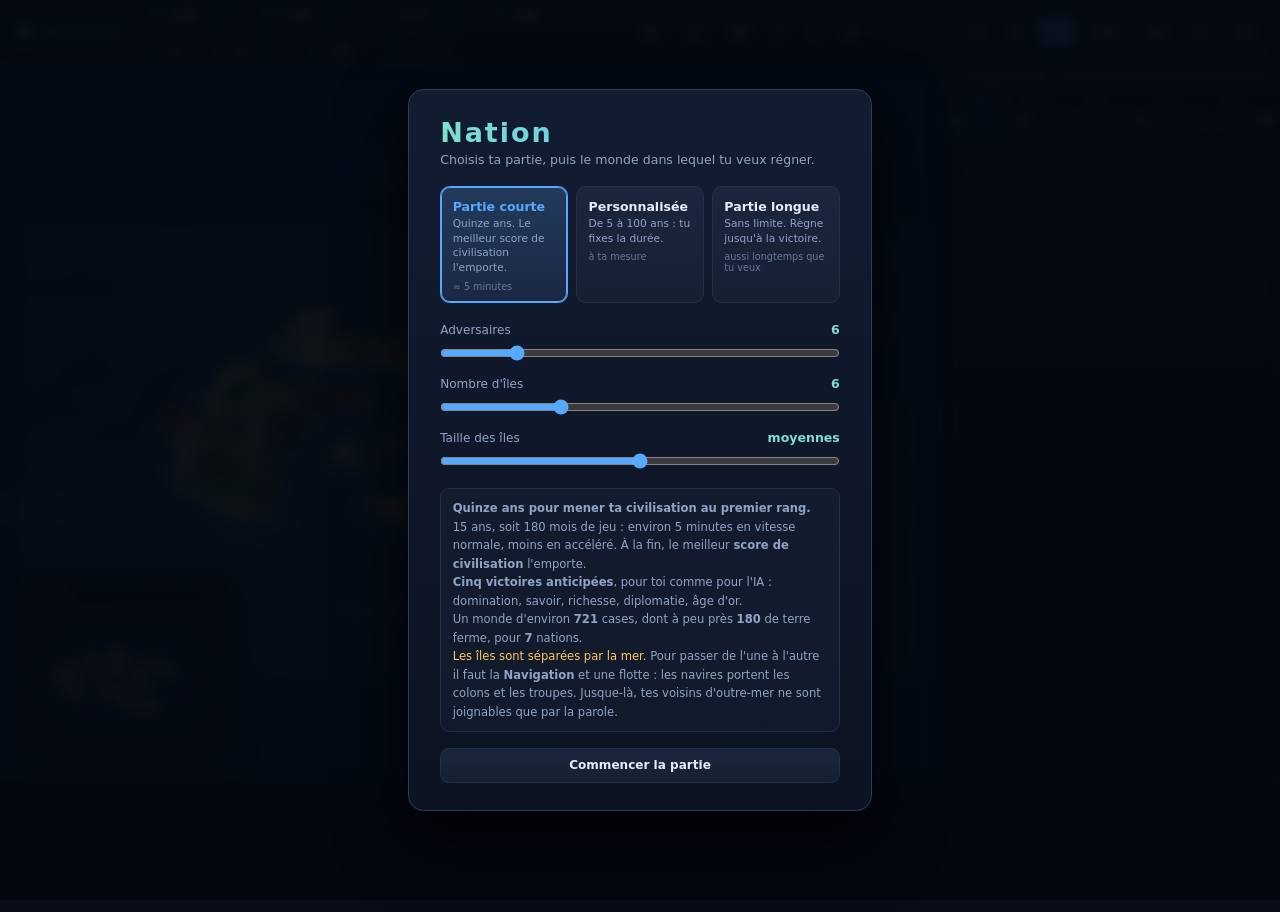
<file: index.html>
<!doctype html>
<html lang="fr">
<head>
<meta charset="utf-8">
<meta name="viewport" content="width=device-width, initial-scale=1">
<title>Nation — Gestion de pays</title>
<link rel="stylesheet" href="style.css">
</head>
<body>

<div id="topbar">
  <div class="brand">🌍 NATION</div>
  <div class="res" id="resBar"></div>
  <div class="outils">
    <button id="btnSave" class="spd" title="Sauvegarder la partie"></button>
    <button id="btnLoad" class="spd" title="Charger la dernière sauvegarde"></button>
    <button id="btnNew" class="spd" title="Nouvelle partie"></button>
    <button id="btnAide" class="spd aide" title="Règles du jeu (H)">?</button>
    <button id="btnTuto" class="spd aide" title="Tutoriel">🎓</button>
    <button id="btnSon" class="spd aide" title="Sons">🔊</button>
  </div>
  <div class="timectl">
    <span id="dateLabel">Jan 1900</span>
    <button id="btnFit" class="spd" title="Voir tout le monde (F)"></button>
    <button id="btnCenter" class="spd" title="Recentrer sur ta capitale (C)"></button>
    <button id="btnPause" class="spd" title="Pause / reprise (Espace)"></button>
    <button class="spd" data-speed="0.5">0,5x</button>
    <button class="spd" data-speed="1">1x</button>
    <button class="spd" data-speed="2">2x</button>
    <button class="spd" data-speed="4">4x</button>
  </div>
</div>

<div id="main">
  <canvas id="map"></canvas>
  <div id="mini">
    <div class="minitete"><span>Monde</span><button id="miniToggle" title="Masquer (M)">−</button></div>
    <canvas id="minicv" width="230" height="170"></canvas>
  </div>
  <div id="hsplit" class="split" title="Glisse pour redimensionner · double-clic pour replier"></div>

  <div id="side">
    <div class="tabs">
      <button class="tab active" data-tab="province">🗺️<br>Province</button>
      <button class="tab" data-tab="pays">🏛️<br>Pays</button>
      <button class="tab" data-tab="tech">🔬<br>Recherche</button>
      <button class="tab" data-tab="diplo">🤝<br>Diplomatie</button>
      <button class="tab" data-tab="armee">⚔️<br>Armée</button>
      <button class="tab" data-tab="chat" id="tabChat">💬<br>Messages</button>
    </div>
    <div class="panel" id="tab-province"></div>
    <div class="panel hidden" id="tab-pays"></div>
    <div class="panel hidden" id="tab-tech"></div>
    <div class="panel hidden" id="tab-diplo"></div>
    <div class="panel hidden" id="tab-armee"></div>
    <div class="panel hidden" id="tab-chat"></div>
  </div>
</div>

<div id="vsplit" class="split" title="Glisse pour redimensionner · double-clic pour replier"></div>
<div id="log"></div>

<div id="combat" class="hidden">
  <div class="combattete">
    <div>
      <b id="combatTitre"></b>
      <div class="muted" id="combatLieu"></div>
    </div>
    <span class="combatfile" id="combatFile"></span>
    <button id="combatGrand" title="Agrandir / réduire">⤢</button>
    <button id="combatX" title="Fermer">×</button>
  </div>
  <canvas id="combatcv" width="260" height="150"></canvas>
</div>

<div id="tip" class="hidden"></div>

<div id="aide" class="hidden">
  <div class="aidebox">
    <button id="aideFermer" class="aideX" title="Fermer (Échap)">×</button>
    <div id="aideTexte"></div>
  </div>
</div>

<div id="accueil" class="hidden">
  <div class="accbox">
    <h1>Nation</h1>
    <p class="accsous">Choisis ta partie, puis le monde dans lequel tu veux régner.</p>

    <div class="accmodes">
      <button class="accmode actif" data-mode="courte">
        <b>Partie courte</b>
        <span>Quinze ans. Le meilleur score de civilisation l'emporte.</span>
        <i>≈ 5 minutes</i>
      </button>
      <button class="accmode" data-mode="perso">
        <b>Personnalisée</b>
        <span>De 5 à 100 ans : tu fixes la durée.</span>
        <i>à ta mesure</i>
      </button>
      <button class="accmode" data-mode="longue">
        <b>Partie longue</b>
        <span>Sans limite. Règne jusqu'à la victoire.</span>
        <i>aussi longtemps que tu veux</i>
      </button>
    </div>

    <label class="accchamp hidden" id="champDuree"><span>Durée de la partie</span><b id="vDuree">30 ans</b>
      <input class="slider" type="range" id="sDuree" min="5" max="100" value="30"></label>

    <label class="accchamp"><span>Adversaires</span><b id="vAdv">6</b>
      <input class="slider" type="range" id="sAdv" min="1" max="29" value="6"></label>

    <label class="accchamp"><span>Nombre d'îles</span><b id="vIles">6</b>
      <input class="slider" type="range" id="sIles" min="1" max="18" value="6"></label>

    <label class="accchamp"><span>Taille des îles</span><b id="vTaille">moyennes</b>
      <input class="slider" type="range" id="sTaille" min="0" max="4" value="2"></label>

    <p class="accapercu" id="accApercu"></p>
    <div class="accboutons">
      <button class="btn" id="accJouer">Commencer la partie</button>
      <button class="btn" id="accCharger">Reprendre la sauvegarde</button>
    </div>
  </div>
</div>

<div id="intro" class="hidden"><canvas id="introcv"></canvas><div id="introTexte"></div><button id="introPasser">Passer ▸</button></div>
<div id="chargement"><div class="spin"></div><p>Sculpture du relief…</p></div>
<div id="modal" class="hidden"><div class="modalbox"><h2 id="modalTitle"></h2><p id="modalBody"></p><button id="modalOk">OK</button></div></div>

<!-- SDK de plateforme : facultatif, le jeu fonctionne sans -->
<script src="https://sdk.crazygames.com/crazygames-sdk-v3.js"></script>
<script src="sdk.js"></script>
<script src="son.js"></script>
<script src="icons.js"></script>
<script src="diplomatie.js"></script>
<script src="ia.js"></script>
<script src="ia-gestion.js"></script>
<script src="ia-oral.js"></script>
<script src="negociation.js"></script>
<script src="conseil.js"></script>
<script src="marine.js"></script>
<script src="courrier.js"></script>
<script src="alliance.js"></script>
<script src="bataille-ecran.js"></script>
<script src="composeur.js"></script>
<script src="relief.js"></script>
<script src="render.js"></script>
<script src="game.js"></script>
<script src="armees.js"></script>
<script src="debut.js"></script>
<script src="victoire.js"></script>
<script src="intro-musique.js"></script>
<script src="intro.js"></script>
<script src="tutoriel.js"></script>
</body>
</html>
</file>
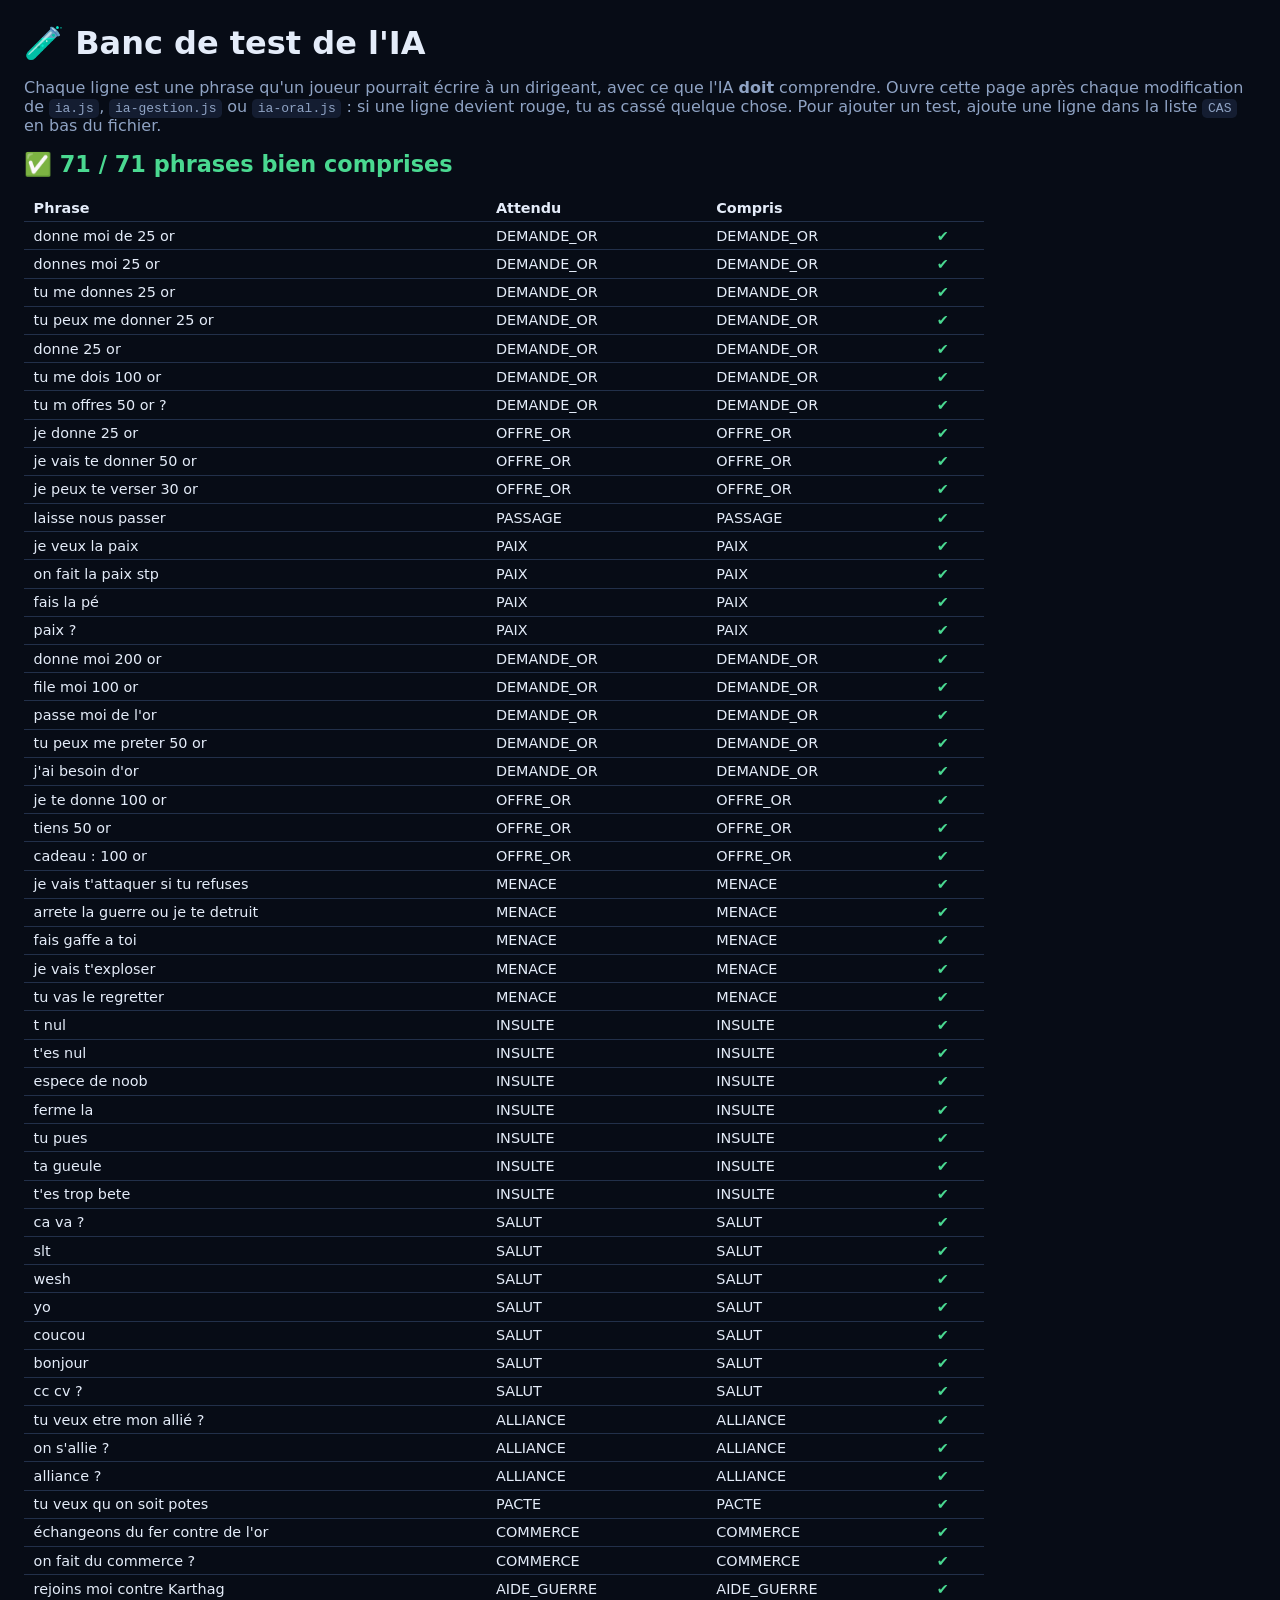
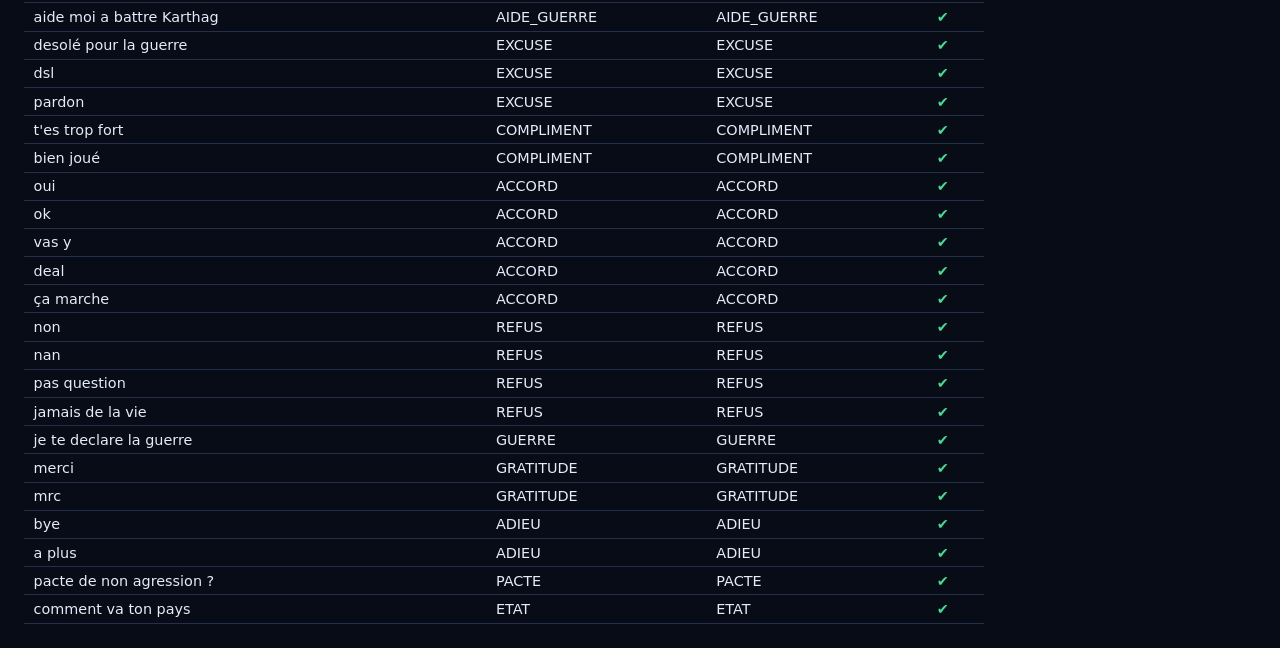
<file: tests/banc-ia.html>
<!doctype html>
<html lang="fr">
<head>
<meta charset="utf-8">
<meta name="viewport" content="width=device-width, initial-scale=1">
<title>Banc de test de l'IA</title>
<style>
  body{font-family:system-ui,sans-serif;background:#070c16;color:#e4ecf9;margin:0;padding:1.5rem}
  h1{margin:0 0 .25rem} p{color:#8fa3c4}
  #score{font-size:1.4rem;font-weight:800;margin:1rem 0}
  table{border-collapse:collapse;width:100%;max-width:60rem}
  td,th{padding:.35rem .6rem;border-bottom:1px solid #22304a;text-align:left;font-size:.9rem}
  .ok{color:#4ad991} .ko{color:#ff6f6f;font-weight:700}
  code{background:#141d31;padding:.1rem .35rem;border-radius:.3rem}
</style>
</head>
<body>
<h1>🧪 Banc de test de l'IA</h1>
<p>Chaque ligne est une phrase qu'un joueur pourrait écrire à un dirigeant, avec ce que l'IA <b>doit</b> comprendre.
Ouvre cette page après chaque modification de <code>ia.js</code>, <code>ia-gestion.js</code> ou <code>ia-oral.js</code> :
si une ligne devient rouge, tu as cassé quelque chose. Pour ajouter un test, ajoute une ligne dans la liste <code>CAS</code> en bas du fichier.</p>
<div id="score"></div>
<table><thead><tr><th>Phrase</th><th>Attendu</th><th>Compris</th><th></th></tr></thead><tbody id="lignes"></tbody></table>

<script>
  // un monde minuscule : l'IA a seulement besoin de connaître le nom d'une nation
  var S = {nations: [{nom:'Karthag', id:2}], tiles: new Map(), mois: 0};
</script>
<script src="../icons.js"></script>
<script src="../diplomatie.js"></script>
<script src="../ia.js"></script>
<script src="../ia-gestion.js"></script>
<script src="../ia-oral.js"></script>
<script src="../negociation.js"></script>
<script>
var CAS = [ ["donne moi de 25 or","DEMANDE_OR"],["donnes moi 25 or","DEMANDE_OR"],["tu me donnes 25 or","DEMANDE_OR"],["tu peux me donner 25 or","DEMANDE_OR"],["donne 25 or","DEMANDE_OR"],["tu me dois 100 or","DEMANDE_OR"],["tu m offres 50 or ?","DEMANDE_OR"],["je donne 25 or","OFFRE_OR"],["je vais te donner 50 or","OFFRE_OR"],["je peux te verser 30 or","OFFRE_OR"],["laisse nous passer","PASSAGE"],

 ["je veux la paix","PAIX"],["on fait la paix stp","PAIX"],["fais la pé","PAIX"],["paix ?","PAIX"],
 ["donne moi 200 or","DEMANDE_OR"],["file moi 100 or","DEMANDE_OR"],["passe moi de l'or","DEMANDE_OR"],["tu peux me preter 50 or","DEMANDE_OR"],["j'ai besoin d'or","DEMANDE_OR"],
 ["je te donne 100 or","OFFRE_OR"],["tiens 50 or","OFFRE_OR"],["cadeau : 100 or","OFFRE_OR"],
 ["je vais t'attaquer si tu refuses","MENACE"],["arrete la guerre ou je te detruit","MENACE"],["fais gaffe a toi","MENACE"],["je vais t'exploser","MENACE"],["tu vas le regretter","MENACE"],
 ["t nul","INSULTE"],["t'es nul","INSULTE"],["espece de noob","INSULTE"],["ferme la","INSULTE"],["tu pues","INSULTE"],["ta gueule","INSULTE"],["t'es trop bete","INSULTE"],
 ["ca va ?","SALUT"],["slt","SALUT"],["wesh","SALUT"],["yo","SALUT"],["coucou","SALUT"],["bonjour","SALUT"],["cc cv ?","SALUT"],
 ["tu veux etre mon allié ?","ALLIANCE"],["on s'allie ?","ALLIANCE"],["alliance ?","ALLIANCE"],["tu veux qu on soit potes","PACTE"],
 ["échangeons du fer contre de l'or","COMMERCE"],["on fait du commerce ?","COMMERCE"],
 ["rejoins moi contre Karthag","AIDE_GUERRE"],["aide moi a battre Karthag","AIDE_GUERRE"],
 ["desolé pour la guerre","EXCUSE"],["dsl","EXCUSE"],["pardon","EXCUSE"],
 ["t'es trop fort","COMPLIMENT"],["bien joué","COMPLIMENT"],
 ["oui","ACCORD"],["ok","ACCORD"],["vas y","ACCORD"],["deal","ACCORD"],["ça marche","ACCORD"],
 ["non","REFUS"],["nan","REFUS"],["pas question","REFUS"],["jamais de la vie","REFUS"],
 ["je te declare la guerre","GUERRE"],
 ["merci","GRATITUDE"],["mrc","GRATITUDE"],["bye","ADIEU"],["a plus","ADIEU"],
 ["pacte de non agression ?","PACTE"],
 ["comment va ton pays","ETAT"],
];
var ok = 0, h = '';
for (var c of CAS) {
  var r = comprendre(c[0], {}, 'diplo');
  var compris = r.score >= 0.35 || r.regle;
  var bon = r.acte === c[1] && compris;
  if (bon) ok++;
  h += '<tr><td>' + c[0] + '</td><td>' + c[1] + '</td><td>' + (compris ? r.acte : '(incompris)') + '</td>'
     + '<td class="' + (bon ? 'ok">✔' : 'ko">✘') + '</td></tr>';
}
document.getElementById('lignes').innerHTML = h;
var s = document.getElementById('score');
s.textContent = (ok === CAS.length ? '✅ ' : '❌ ') + ok + ' / ' + CAS.length + ' phrases bien comprises';
s.className = ok === CAS.length ? 'ok' : 'ko';
</script>
</body>
</html>
</file>
<file: style.css>
/* ===== NATION — interface ===== */
:root{
  --bg:#070c16; --bg2:#0e1524; --bg3:#141d31; --line:#22304a; --line2:#2d3d5c;
  --txt:#e4ecf9; --dim:#8fa3c4; --dim2:#64789a;
  --acc:#57a9ff; --acc2:#7ee0d0; --good:#4ad991; --bad:#ff6f6f; --warn:#ffc861;
}
:root{ --dim2:#64789a; --warn:#ffc861;
  --sideW:372px; --sideH:0px; --logH:104px; --topH:56px; --poignee:0.4375rem; }

/* ===== poignées de redimensionnement ===== */
.split{background:#0b1220;position:relative;flex:none;transition:background .15s}
.split::after{content:"";position:absolute;background:#2b3a55;border-radius:0.1875rem;
  transition:background .15s}
#hsplit{width:var(--poignee);cursor:ew-resize;border-left:1px solid var(--line)}
#hsplit::after{left:0.0625rem;top:50%;width:0.1875rem;height:2.625rem;margin-top:-1.3125rem}
#vsplit{height:var(--poignee);cursor:ns-resize;border-top:1px solid var(--line)}
#vsplit::after{top:0.0625rem;left:50%;height:0.1875rem;width:2.625rem;margin-left:-1.3125rem}
.split:hover{background:#16233a}
.split:hover::after,.split.actif::after{background:var(--acc)}
.split.actif{background:#16233a}
body.resizing{cursor:inherit;user-select:none}
*{box-sizing:border-box}
/* ÉCHELLE FLUIDE — toute l'interface est exprimée en rem : en changeant cette
   seule valeur, la fenêtre d'un téléphone comme celle d'un téléviseur reçoivent
   la même interface, à l'échelle. vmin domine (c'est la petite dimension qui
   contraint), vmax apporte un peu d'ampleur sur les très grands écrans. */
html{font-size:clamp(9px, calc(6px + 0.68vmin + 0.26vmax), 22px)}
html,body{margin:0;height:100%;overflow:hidden;background:var(--bg);color:var(--txt);
  font-family:"Segoe UI",system-ui,-apple-system,sans-serif;
  -webkit-font-smoothing:antialiased}
body{font-size:0.875rem}
button{font-family:inherit;cursor:pointer;color:inherit}
::-webkit-scrollbar{width:0.5625rem}
::-webkit-scrollbar-thumb{background:#243349;border-radius:0.5625rem}
::-webkit-scrollbar-track{background:transparent}

/* --- icônes SVG --- */
.ic{width:1.0625rem;height:1.0625rem;vertical-align:-0.21875rem;flex:none}
.ic.mini{width:0.8125rem;height:0.8125rem;vertical-align:-0.125rem;margin-right:0.0625rem}
.ic.big{width:1.375rem;height:1.375rem;vertical-align:-0.3125rem}

/* ===== barre supérieure ===== */
#topbar{min-height:3.5rem;display:flex;flex-wrap:wrap;align-items:center;gap:1.125rem;padding:0 1rem;
  background:linear-gradient(180deg,#131d31,#0d1524);
  border-bottom:1px solid var(--line);box-shadow:0 2px 14px #0007;position:relative;z-index:10}
.brand{font-weight:800;letter-spacing:0.15625rem;font-size:0.9375rem;
  background:linear-gradient(90deg,#7ee0d0,#57a9ff);-webkit-background-clip:text;
  -webkit-text-fill-color:transparent;white-space:nowrap;flex:0 1 auto;overflow:hidden}

.res{display:flex;gap:0.5625rem;flex:1 1 14rem;flex-wrap:wrap;align-items:center}
.res span{display:flex;align-items:center;gap:0.375rem;font-size:0.8125rem;white-space:nowrap;
  background:#16213688;border:1px solid #223049;border-radius:1.375rem;padding:0.3125rem 0.75rem;
  transition:border-color .15s,background .15s}
.res span:hover{border-color:var(--line2);background:#1b2842}
.res .ic{color:var(--acc2);opacity:.9}
.res b{font-weight:700;font-variant-numeric:tabular-nums}
.delta{font-size:max(9px,0.6875rem);font-style:normal;color:var(--dim);font-variant-numeric:tabular-nums}

.timectl{display:flex;align-items:center;gap:0.375rem}
#dateLabel{font-size:0.8125rem;color:var(--dim);min-width:4.625rem;text-align:right;
  font-variant-numeric:tabular-nums}
.spd{background:#1a2437;border:1px solid var(--line);border-radius:0.4375rem;
  padding:0.375rem 0.6875rem;font-size:0.75rem;font-weight:600;transition:.15s}
.spd:hover{border-color:var(--acc);color:#fff}
.spd.on{background:linear-gradient(180deg,#5cb0ff,#3d8ce0);color:#04101f;border-color:#6bb8ff;
  box-shadow:0 0 12px #57a9ff55}

/* ===== corps ===== */
#main{display:flex;height:calc(100% - var(--topH) - var(--poignee) - var(--logH))}
/* min-width:0 — sans cela, le canvas (élément remplacé) refuse de passer
   sous sa largeur intrinsèque et bloque l'agrandissement du panneau */
#map{flex:1;min-width:0;display:block;cursor:grab}
#map.drag{cursor:grabbing}

#side{width:var(--sideW);min-width:0;overflow:hidden;background:linear-gradient(180deg,#101829,#0c1322);
  border-left:1px solid var(--line);display:flex;flex-direction:column;
  box-shadow:-4px 0 20px #0006;z-index:5}
.tabs{display:flex;background:#0c1322;border-bottom:1px solid var(--line)}
.tab{background:none;border:none;color:var(--dim2);padding:0.5625rem 0.125rem 0.5rem;
  font-size:max(9px,0.65625rem);line-height:1.7;letter-spacing:0.01875rem;transition:.15s;border-bottom:2px solid transparent}
.tab:hover{color:var(--txt);background:#ffffff08}
.tab.active{color:var(--acc);border-bottom-color:var(--acc);background:#57a9ff12}
.panel{flex:1;overflow-y:auto;padding:0.875rem}
.hidden{display:none !important}

h3{margin:0 0 0.5625rem;font-size:max(9px,0.6875rem);color:var(--acc2);text-transform:uppercase;
  letter-spacing:0.0875rem;font-weight:700;display:flex;align-items:center;gap:0.4375rem}
h3::after{content:"";flex:1;height:0.0625rem;background:linear-gradient(90deg,var(--line),transparent)}
.row{display:flex;justify-content:space-between;align-items:center;gap:0.5rem;
  padding:0.375rem 0;border-bottom:1px solid #182236;font-size:0.8125rem}
.row>span:first-child{color:var(--dim)}
.row>span:last-child{color:#fff;font-weight:600;font-variant-numeric:tabular-nums}
.muted{color:var(--dim);font-size:0.75rem;line-height:1.55}

/* ===== boutons ===== */
.btn{display:block;width:100%;margin:0.375rem 0;padding:0.625rem 0.75rem;text-align:left;
  background:linear-gradient(180deg,#1b263d,#162033);border:1px solid var(--line);
  border-radius:0.5625rem;font-size:0.78125rem;transition:.14s;position:relative}
.btn:hover:not(:disabled){background:linear-gradient(180deg,#223a5c,#1b2843);
  border-color:var(--acc);transform:translateY(-0.0625rem);box-shadow:0 4px 14px #0006}
.btn:active:not(:disabled){transform:translateY(0)}
.btn:disabled{opacity:.4;cursor:not-allowed}
.btn .cost{float:right;color:var(--dim);font-size:max(9px,0.71875rem);display:inline-flex;
  align-items:center;gap:0.1875rem}
.btn.danger{border-color:#4d2430;background:linear-gradient(180deg,#26192099,#1d141a99)}
.btn.danger:hover:not(:disabled){border-color:#ff6f6f;background:#33202a}
.btn.mini{width:auto;flex:1;margin:0;padding:0.4375rem 0;text-align:center;font-weight:700;font-size:0.75rem}
.btn .ic{margin-right:0.375rem;color:var(--acc2)}
.btn.danger .ic{color:#ff8f8f}

/* ===== éléments ===== */
.bar{height:0.5rem;background:#141e33;border-radius:0.3125rem;overflow:hidden;margin:0.375rem 0;
  border:1px solid #1d2a44}
.bar i{display:block;height:100%;background:linear-gradient(90deg,#3d8ce0,#57a9ff);
  transition:width .4s ease}
.slider{width:100%;margin:0.5rem 0;accent-color:var(--acc)}
.card{background:linear-gradient(180deg,#16203488,#121a2b88);border:1px solid var(--line);
  border-radius:0.625rem;padding:0.6875rem;margin-bottom:0.5625rem}
.flag{display:inline-block;width:0.6875rem;height:0.6875rem;border-radius:0.1875rem;margin-right:0.375rem;
  vertical-align:-0.0625rem;box-shadow:0 0 0 1px #0006}
.tag{font-size:max(9px,0.625rem);padding:0.125rem 0.5rem;border-radius:1.25rem;background:#22304a;color:var(--dim);
  letter-spacing:0.03125rem;font-weight:600}
.tag.war{background:#43202a;color:#ff8f8f;box-shadow:0 0 10px #ff6f6f33}
.tag.ally{background:#173d31;color:#6fe0ac}

/* ===== panneau armée ===== */
.card.unit{padding:0.75rem}
.card.unit.lock{opacity:.5}
.uhead{display:flex;justify-content:space-between;align-items:center;margin-bottom:0.4375rem}
.uname{font-weight:700;font-size:0.84375rem;display:flex;align-items:center;gap:0.5rem}
.uname .ic{width:1.25rem;height:1.25rem;color:var(--acc)}
.ucount{font-size:1rem;font-weight:800;color:var(--acc);background:#0c1322;
  border:1px solid var(--line);border-radius:0.4375rem;padding:0.125rem 0.75rem;min-width:2.75rem;
  text-align:center;font-variant-numeric:tabular-nums}
.ustats{display:flex;gap:0.8125rem;font-size:max(9px,0.71875rem);color:var(--dim);margin-bottom:0.375rem;
  flex-wrap:wrap}
.ustats span{display:flex;align-items:center;gap:0.25rem}
.ustats .ic{width:0.8125rem;height:0.8125rem}
.ucost{font-size:max(9px,0.71875rem);color:var(--dim);margin-top:0.4375rem;display:flex;align-items:center;gap:0.3125rem}
.ucost .ic{width:0.8125rem;height:0.8125rem}
.ubuy{display:flex;gap:0.375rem;margin-top:0.5625rem}

/* ===== journal ===== */
#log{height:var(--logH);min-height:0;overflow-y:auto;background:#070c16;border-top:1px solid var(--line);
  padding:0.5rem 1rem;font-size:0.78125rem;line-height:1.75}
#log div{color:var(--dim);padding:0.0625rem 0}
#log .ic{width:0.875rem;height:0.875rem;vertical-align:-0.1875rem;margin-right:0.1875rem}
#log .hl{color:var(--txt)}
#log .bad{color:#ff8f8f}
#log .good{color:#6fe0ac}
#log .date{color:#4a5d7d;font-variant-numeric:tabular-nums;margin-right:0.25rem}

/* ===== lunette de campagne ===== */
#combat{position:fixed;right:1rem;bottom:calc(var(--logH) + var(--poignee) + 1rem);z-index:55;
  background:#0a1120f2;border:1px solid var(--line2);border-radius:0.75rem;padding:0.5rem;
  box-shadow:0 0.75rem 2rem #000b;backdrop-filter:blur(0.25rem)}
#combat.hidden{display:none !important}
body.portrait #combat{right:0.75rem;bottom:calc(var(--logH) + var(--sideH) + var(--poignee)*2 + 1rem)}
.combattete{display:flex;align-items:flex-start;gap:0.5rem;padding:0 0.125rem 0.375rem}
.combattete>div{flex:1;min-width:0}
.combattete b{font-size:max(9px,0.75rem);display:block;line-height:1.3}
.combattete .muted{font-size:max(9px,0.6875rem)}
.combattete .cvs{color:var(--dim2);font-weight:400}
.combattete button{background:none;border:none;color:var(--dim);font-size:max(9px,0.8125rem);
  line-height:1;padding:0.125rem 0.25rem;flex:none}
.combattete button:hover{color:#fff}
.combatfile{color:var(--warn);font-size:max(9px,0.625rem);align-self:center;white-space:nowrap}
#combatcv{display:block;border-radius:0.5rem;background:#0d1626}
/* un autre assaut pendant qu'on regarde : le cadre bat en rouge */
#combat.alerte{animation:battementRouge .9s ease-out 2}
@keyframes battementRouge{
  0%{border-color:var(--line2);box-shadow:0 0.75rem 2rem #000b}
  25%{border-color:#ff6f6f;box-shadow:0 0 1.5rem #ff6f6f88, 0 0.75rem 2rem #000b;background:#2a1220f2}
  100%{border-color:var(--line2);box-shadow:0 0.75rem 2rem #000b}
}

/* ===== infobulle carte ===== */
#tip{position:fixed;z-index:60;pointer-events:none;min-width:9.375rem;
  background:#0c1322f2;border:1px solid var(--line2);border-radius:0.5625rem;
  padding:0.5625rem 0.6875rem;font-size:0.78125rem;line-height:1.6;box-shadow:0 8px 26px #000a;
  backdrop-filter:blur(0.25rem)}
#tip b{color:#fff}
#tip .tsep{color:var(--dim);margin-left:0.5rem}
#tip .ic{width:0.875rem;height:0.875rem;color:var(--acc2)}

/* ===== modale ===== */
#modal{position:fixed;inset:0;background:#000b;display:flex;align-items:center;
  justify-content:center;z-index:100;backdrop-filter:blur(0.1875rem)}
.modalbox{background:linear-gradient(180deg,#16203a,#0f1728);border:1px solid var(--line2);
  border-radius:0.875rem;padding:1.625rem 1.875rem;max-width:26.875rem;text-align:center;
  box-shadow:0 20px 60px #000c}
.modalbox h2{margin:0 0 0.625rem;font-size:1.25rem;
  background:linear-gradient(90deg,#7ee0d0,#57a9ff);-webkit-background-clip:text;
  -webkit-text-fill-color:transparent}
.modalbox p{color:var(--dim);line-height:1.6;margin:0}
.modalbox button{margin-top:1.125rem;padding:0.5625rem 1.875rem;border:none;border-radius:0.5rem;
  background:linear-gradient(180deg,#5cb0ff,#3d8ce0);color:#04101f;font-weight:700}
#btnCenter,#btnPause{padding:0.375rem 0.5625rem;display:inline-flex;align-items:center}
#btnPause .ic,#btnCenter .ic{width:0.9375rem;height:0.9375rem;vertical-align:0}
.lien{cursor:pointer}
.lien:hover{color:var(--acc)}

/* ===== outils de la barre ===== */
.outils{display:flex;gap:0.3125rem}
.spd.aide{font-weight:800;font-size:0.8125rem;width:1.875rem;justify-content:center}

/* ===== page d'aide ===== */
#aide{position:fixed;inset:0;z-index:120;background:#040810dd;backdrop-filter:blur(0.3125rem);
  display:flex;align-items:center;justify-content:center;padding:1.5rem}
.aidebox{position:relative;width:min(53.75rem,100%);max-height:100%;overflow-y:auto;
  background:linear-gradient(180deg,#121c31,#0c1322);border:1px solid var(--line2);
  border-radius:1rem;padding:1.875rem 2.125rem;box-shadow:0 26px 70px #000c;line-height:1.65}
.aideX{position:absolute;top:0.75rem;right:0.875rem;background:none;border:none;font-size:1.625rem;
  color:var(--dim);line-height:1}
.aideX:hover{color:#fff}
.aidebox h1{margin:0 0 0.25rem;font-size:1.5625rem;
  background:linear-gradient(90deg,#7ee0d0,#57a9ff);-webkit-background-clip:text;-webkit-text-fill-color:transparent}
.aidebox h2{font-size:0.8125rem;letter-spacing:0.08125rem;text-transform:uppercase;color:var(--acc2);
  margin:1.5rem 0 0.5rem;display:flex;align-items:center;gap:0.5rem}
.aidebox p,.aidebox li{color:var(--dim);font-size:0.84375rem}
.aidebox b{color:var(--txt)}
.aidebox ul{margin:0.375rem 0;padding-left:1.25rem}
.aidebox li{margin:0.1875rem 0}
.aidebox .grille{display:grid;grid-template-columns:repeat(auto-fit,minmax(13.4375rem,1fr));gap:0.625rem;margin-top:0.5rem}
.aidebox .bloc{background:#16203488;border:1px solid var(--line);border-radius:0.625rem;padding:0.6875rem 0.8125rem}
.aidebox .bloc b{display:flex;align-items:center;gap:0.4375rem;margin-bottom:0.1875rem;font-size:0.8125rem}
kbd{background:#1c2740;border:1px solid var(--line2);border-bottom-width:2px;border-radius:0.3125rem;
  padding:0.0625rem 0.375rem;font-size:max(9px,0.71875rem);font-family:inherit;color:var(--txt)}

/* ===== écran de départ ===== */
#accueil{position:fixed;inset:0;z-index:150;background:#040810ee;backdrop-filter:blur(0.375rem);
  display:flex;align-items:center;justify-content:center;padding:1.5rem}
#accueil.hidden{display:none}
.accbox{width:min(30rem,100%);max-height:100%;overflow-y:auto;
  background:linear-gradient(180deg,#121c31,#0c1322);border:1px solid var(--line2);
  border-radius:1rem;padding:1.75rem 2rem;box-shadow:0 1.625rem 4.375rem #000c}
.accbox h1{margin:0 0 0.25rem;font-size:1.75rem;letter-spacing:.125rem;
  background:linear-gradient(90deg,#7ee0d0,#57a9ff);-webkit-background-clip:text;
  -webkit-text-fill-color:transparent}
.accsous{color:var(--dim);margin:0 0 1.25rem;font-size:max(9px,0.8125rem)}
.accmodes{display:grid;grid-template-columns:repeat(3,1fr);gap:0.5rem;margin:0 0 1.25rem}
.accmode{display:flex;flex-direction:column;gap:0.1875rem;text-align:left;
  background:linear-gradient(180deg,#1b263d,#162033);border:1px solid var(--line);
  border-radius:0.625rem;padding:0.75rem 0.75rem 0.625rem;transition:.14s}
.accmode:hover{border-color:var(--acc);transform:translateY(-0.0625rem)}
.accmode b{font-size:max(9px,0.8125rem)}
.accmode span{color:var(--dim);font-size:max(9px,0.6875rem);line-height:1.4}
.accmode i{color:var(--dim2);font-size:max(9px,0.625rem);font-style:normal;margin-top:0.125rem}
.accmode.actif{border-color:var(--acc);background:linear-gradient(180deg,#223a5c,#1b2843);
  box-shadow:0 0 0 1px var(--acc) inset}
.accmode.actif b{color:var(--acc)}
@media (max-width:420px){ .accmodes{grid-template-columns:1fr} }
.accchamp{display:grid;grid-template-columns:1fr auto;align-items:baseline;
  gap:0.25rem 0.75rem;margin:0 0 1rem}
.accchamp span{color:var(--dim);font-size:max(9px,0.78125rem)}
.accchamp b{color:var(--acc2);font-weight:700;font-variant-numeric:tabular-nums;
  font-size:max(9px,0.8125rem)}
.accchamp .slider{grid-column:1 / -1;margin:0.25rem 0 0}
.accchamp.hidden{display:none}
.card.victoire .bar{margin:0.3rem 0}
.accapercu{color:var(--dim);font-size:max(9px,0.75rem);line-height:1.6;
  background:#16203488;border:1px solid var(--line);border-radius:0.625rem;
  padding:0.625rem 0.75rem;margin:1.25rem 0 0;min-height:4rem}
.accapercu em{color:var(--warn);font-style:normal}
.accboutons{display:flex;gap:0.5rem;margin-top:1rem}
.accboutons .btn{margin:0;text-align:center;font-weight:700}
.accboutons .btn.hidden{display:none !important}

/* ===== introduction : « Le départ » ===== */
#intro{position:fixed;inset:0;z-index:170;cursor:pointer;overflow:hidden}
#intro.hidden{display:none}
#introcv{position:absolute;inset:0;width:100%;height:100%;display:block;transition:opacity .2s linear}
/* bandes de cinéma */
#intro::before,#intro::after{content:"";position:absolute;left:0;right:0;height:7vh;background:#000;
  z-index:1;transition:height 1.4s ease}
#intro::before{top:0}
#intro::after{bottom:0}
#intro.fondu::before,#intro.fondu::after{height:0}
#introTexte{position:absolute;left:1rem;right:1rem;bottom:calc(7vh + 1.75rem);z-index:2;
  text-align:center;pointer-events:none}
#introTexte span{display:inline-block;max-width:min(46rem, calc(100vw - 2rem));white-space:normal;box-sizing:border-box;
  padding:0.85rem 1.6rem;border-radius:0.75rem;
  background:linear-gradient(180deg,#0a1224f2,#050a16f2);border:2px solid #f3c86a;
  box-shadow:0 0 0 1px #000,0 0.5rem 2rem #000c,0 0 1.75rem #f3c86a55;
  color:#fff;font-family:Georgia,"Times New Roman",serif;font-weight:700;
  font-size:clamp(1.25rem,3.4vw,2.1rem);line-height:1.35;letter-spacing:.01em;
  text-shadow:0 2px 4px #000;animation:introSurgit .45s cubic-bezier(.2,1.4,.4,1)}
#introTexte em{font-style:normal;color:#ffd978;text-shadow:0 0 0.9rem #f3b83a99,0 2px 4px #000}
#introTexte b{text-shadow:0 0 1rem currentColor,0 2px 4px #000}
#introTexte .mot{font-style:normal;display:inline-block;opacity:0;animation:introMot .35s ease forwards}
@keyframes introSurgit{from{opacity:0;transform:translateY(0.75rem) scale(.85)}to{opacity:1;transform:none}}
@keyframes introMot{from{opacity:0;transform:translateY(0.4rem);filter:blur(3px)}to{opacity:1;transform:none;filter:none}}
#introPasser{position:absolute;top:calc(7vh + 0.75rem);right:1rem;z-index:2;
  background:#04081088;color:#c9d3e6;border:1px solid #ffffff33;border-radius:1rem;
  padding:0.3rem 0.9rem;font-size:max(11px,0.8125rem);cursor:pointer}
#introPasser:hover{background:#0c1830cc;color:#fff}

/* ===== écran de chargement ===== */
#chargement{position:fixed;inset:0;z-index:200;background:#070c16;display:flex;
  flex-direction:column;align-items:center;justify-content:center;gap:1.125rem;color:var(--dim)}
#chargement.hidden{display:none}
.spin{width:2.625rem;height:2.625rem;border:3px solid #1d2b44;border-top-color:var(--acc);
  border-radius:50%;animation:tourne .9s linear infinite}
@keyframes tourne{to{transform:rotate(360deg)}}

/* ===========================================================
   ORIENTATION — une seule interface, réagencée.
   Fenêtre plus large que haute : le panneau est à droite.
   Fenêtre plus haute que large (1:1 jusqu'à 1:2 et au-delà) :
   le même panneau passe sous la carte. Rien n'est masqué,
   rien n'est remplacé — c'est le même jeu, plié autrement.
   =========================================================== */
body.portrait #main{flex-direction:column}
body.portrait #map{min-height:0}
body.portrait #side{width:auto;height:var(--sideH);border-left:none;
  border-top:1px solid var(--line);box-shadow:0 -0.25rem 1.25rem #0006}
body.portrait #hsplit{width:auto;height:var(--poignee);cursor:ns-resize;
  border-left:none;border-top:1px solid var(--line)}
body.portrait #hsplit::after{left:50%;top:1px;width:2.625rem;height:0.1875rem;
  margin:0 0 0 -1.3125rem}
/* la mini-carte reste dans la carte, au-dessus du panneau */
body.portrait #mini{bottom:calc(var(--sideH) + var(--poignee) + 0.875rem)}
/* trop à l'étroit pour être utile : on la retire plutôt que de la superposer */
body.sansmini #mini{display:none}

/* les onglets ne s'écrasent jamais : ils défilent */
.tabs{overflow-x:auto;scrollbar-width:none}
.tabs::-webkit-scrollbar{display:none}
.tab{flex:1 0 auto;min-width:3.2rem}

/* le temps arrêté se voit : les actions interdites s'éteignent franchement */
body.enpause .btn:disabled{opacity:.28}
body.enpause #side::before{content:"⏸ temps arrêté — discussion et recrutement seulement";
  display:block;background:#2a2033;color:var(--warn);font-size:max(9px,0.65625rem);
  letter-spacing:.03125rem;text-align:center;padding:0.25rem 0.375rem;
  border-bottom:1px solid #3a2c47}

/* ===== mini-carte ===== */
#main{position:relative}
/* ancrée à GAUCHE : redimensionner le panneau de droite ne la déplace plus */
#mini{position:absolute;left:0.875rem;bottom:0.875rem;z-index:15;
  background:#0a1120e8;border:1px solid var(--line2);border-radius:0.6875rem;padding:0.375rem;
  box-shadow:0 10px 30px #000a;backdrop-filter:blur(0.1875rem);transition:opacity .2s}
#mini.replie canvas{display:none}
#mini.replie{padding:0.125rem 0.375rem}
.minitete{display:flex;justify-content:space-between;align-items:center;
  font-size:max(9px,0.625rem);letter-spacing:0.08125rem;text-transform:uppercase;color:var(--dim2);
  padding:0.0625rem 0.25rem 0.25rem;font-weight:700}
.minitete button{background:none;border:none;color:var(--dim);font-size:0.9375rem;line-height:1;
  padding:0 0.1875rem}
.minitete button:hover{color:#fff}
#minicv{display:block;border-radius:0.4375rem;cursor:crosshair;background:#0a1a2e}


/* ===== messagerie diplomatique ===== */
.tab{position:relative}
.tab.anonlus::after{content:attr(data-nonlus);position:absolute;top:0.3125rem;right:calc(50% - 1.25rem);
  background:var(--bad);color:#2a0a0a;font-size:max(9px,0.5625rem);font-weight:800;min-width:0.875rem;height:0.875rem;
  border-radius:0.5rem;display:flex;align-items:center;justify-content:center;padding:0 0.1875rem}

.conv{background:linear-gradient(180deg,#16203488,#121a2b88);border:1px solid var(--line);
  border-radius:0.625rem;padding:0.625rem 0.75rem;margin-bottom:0.5rem;cursor:pointer;transition:.14s}
.conv:hover{border-color:var(--acc);transform:translateY(-0.0625rem)}
.convtete{display:flex;justify-content:space-between;align-items:center;gap:0.5rem}
.convapercu{margin-top:0.1875rem;white-space:nowrap;overflow:hidden;text-overflow:ellipsis}
.badge{background:var(--bad);color:#2a0a0a;font-size:max(9px,0.625rem);font-weight:800;border-radius:0.5625rem;
  padding:0.0625rem 0.4375rem;margin-right:0.3125rem}

.chattete{display:flex;align-items:center;gap:0.625rem;padding-bottom:0.5625rem;margin-bottom:0.5625rem;
  border-bottom:1px solid var(--line)}
.chattete>div{flex:1;min-width:0}
.fil{display:flex;flex-direction:column;gap:0.5rem;overflow-y:auto;padding:0.25rem 0.125rem 0.625rem;
  max-height:clamp(6rem, 38vh, 30rem);min-height:5rem}
.bulle{max-width:88%;padding:0.5rem 0.6875rem;border-radius:0.75rem;font-size:0.8rem;line-height:1.55;
  white-space:pre-wrap;word-wrap:break-word;animation:apparait .18s ease}
@keyframes apparait{from{opacity:0;transform:translateY(0.3125rem)}to{opacity:1;transform:none}}
.bulle.moi{align-self:flex-end;background:linear-gradient(180deg,#2b4a76,#23395c);
  border:1px solid #35557f;border-bottom-right-radius:0.25rem}
.bulle.eux{align-self:flex-start;background:#1a2438;border:1px solid var(--line);
  border-bottom-left-radius:0.25rem}
.bulle .effets{margin-top:0.3125rem;padding-top:0.3125rem;border-top:1px solid #ffffff1a;font-size:max(9px,0.65625rem);
  color:var(--acc2);letter-spacing:0.01875rem;text-transform:uppercase;font-weight:700}
.bulle.ecrit{display:flex;gap:0.25rem;padding:0.6875rem 0.8125rem}
.bulle.ecrit span{width:0.375rem;height:0.375rem;border-radius:50%;background:var(--dim);
  animation:pointille 1.1s infinite}
.bulle.ecrit span:nth-child(2){animation-delay:.18s}
.bulle.ecrit span:nth-child(3){animation-delay:.36s}
@keyframes pointille{0%,60%,100%{opacity:.25;transform:translateY(0)}30%{opacity:1;transform:translateY(-0.1875rem)}}

.suggestions{display:flex;flex-wrap:wrap;gap:0.3125rem;margin:0.5rem 0}
.puce{background:#1b2740;border:1px solid var(--line);color:var(--dim);border-radius:1.25rem;
  padding:0.3125rem 0.6875rem;font-size:max(9px,0.71875rem);transition:.14s}
.puce:hover{border-color:var(--acc);color:#fff;background:#223a5c}
.saisie{display:flex;gap:0.375rem;align-items:center}
.saisie input{flex:1;background:#0d1524;border:1px solid var(--line);border-radius:0.5625rem;
  color:var(--txt);padding:0.625rem 0.75rem;font-family:inherit;font-size:0.8125rem}
.saisie input:focus{outline:none;border-color:var(--acc);box-shadow:0 0 0 3px #57a9ff22}

.composeur{display:flex;flex-direction:column;gap:0.4375rem;margin:0.5rem 0 0.375rem}
.cintentions{display:flex;flex-wrap:wrap;gap:0.25rem}
.cint{display:inline-flex;align-items:center;gap:0.25rem;background:#1b2740;
  border:1px solid var(--line);color:var(--dim);border-radius:1.25rem;
  padding:0.3125rem 0.625rem;font-size:max(9px,0.6875rem);transition:.14s;line-height:1.2}
.cint .ic{width:0.875rem;height:0.875rem;flex:none}
.cint:hover{border-color:var(--acc);color:#fff;background:#223a5c}
.cint.actif{border-color:var(--acc);color:#fff;background:#2b4a76;font-weight:700}
.cint.danger{color:#ff9f9f;border-color:#4d2430}
.cint.danger:hover,.cint.danger.actif{border-color:#ff6f6f;background:#33202a;color:#ffbcbc}
.creglages{display:flex;flex-direction:column;gap:0.375rem;background:#0f1828;
  border:1px solid var(--line);border-radius:0.625rem;padding:0.5rem 0.625rem}
.cor{display:flex;align-items:center;gap:0.5rem;font-size:max(9px,0.8125rem)}
.cor b{color:var(--acc2);font-variant-numeric:tabular-nums;min-width:5rem;text-align:center}
.cor .muted{font-size:max(9px,0.6875rem)}
.cpm{background:#1b2740;border:1px solid var(--line2);color:var(--txt);border-radius:0.4375rem;
  width:1.75rem;height:1.75rem;font-size:max(9px,0.9375rem);font-weight:700;line-height:1;flex:none}
.cpm:hover{border-color:var(--acc);background:#223a5c}
.cchoix,.cargs{display:flex;flex-wrap:wrap;gap:0.25rem;align-items:center}
.cargs>.muted{width:100%;font-size:max(9px,0.6875rem);margin-bottom:0.125rem}
.cpuce{background:#16203a;border:1px solid var(--line);color:var(--dim);border-radius:1.25rem;
  padding:0.25rem 0.5625rem;font-size:max(9px,0.65625rem);transition:.14s}
.cpuce:hover{border-color:var(--acc);color:#fff}
.cpuce.actif{border-color:var(--acc2);color:#04101f;background:var(--acc2);font-weight:700}
.cpuce .flag{width:0.5rem;height:0.5rem;margin-right:0.25rem}
.capercu{color:var(--acc2);font-size:max(9px,0.75rem);font-style:italic;line-height:1.45;
  padding:0.125rem 0.25rem}
.cenvoi{margin:0;text-align:center;font-weight:700}
.cvide{font-size:max(9px,0.6875rem);margin:0.125rem 0.25rem}

/* ===== réglages IA ===== */
#reglagesIA{position:fixed;inset:0;z-index:130;background:#040810dd;backdrop-filter:blur(0.3125rem);
  display:flex;align-items:center;justify-content:center;padding:1.5rem}
.iabox{position:relative;width:min(38.75rem,100%);max-height:100%;overflow-y:auto;
  background:linear-gradient(180deg,#121c31,#0c1322);border:1px solid var(--line2);
  border-radius:1rem;padding:1.75rem 2rem;box-shadow:0 26px 70px #000c;line-height:1.65}
.iabox h1{margin:0 0 0.375rem;font-size:1.3125rem;display:flex;align-items:center;gap:0.5625rem;
  background:linear-gradient(90deg,#7ee0d0,#57a9ff);-webkit-background-clip:text;-webkit-text-fill-color:transparent}
.iabox h1 svg{width:1.375rem;height:1.375rem;-webkit-text-fill-color:initial;color:var(--acc2)}
.iabox h2{font-size:0.75rem;letter-spacing:0.08125rem;text-transform:uppercase;color:var(--acc2);
  margin:1.25rem 0 0.5rem;display:flex;align-items:center;gap:0.4375rem}
.iabox p{color:var(--dim);font-size:0.84375rem}
.iabox b{color:var(--txt)}
.iabox code{background:#1b2740;padding:0.0625rem 0.3125rem;border-radius:0.25rem;font-size:0.75rem}
.iachamp{display:block;font-size:0.75rem;color:var(--dim);margin:0.625rem 0}
.iachamp input,.iachamp select{display:block;width:100%;margin-top:0.25rem;background:#0d1524;
  border:1px solid var(--line);border-radius:0.5rem;color:var(--txt);padding:0.5625rem 0.6875rem;
  font-family:inherit;font-size:0.8125rem}
.iabascule{display:flex;align-items:center;gap:0.5rem;margin:0.75rem 0;font-size:0.8125rem;cursor:pointer}
.iabascule input{accent-color:var(--acc);width:1rem;height:1rem}
.iaboutons{display:flex;gap:0.4375rem;margin:0.875rem 0 0.375rem;flex-wrap:wrap}
.tag.nego{background:#3d3420;color:#ffc861}

/* ===== tutoriel ===== */
#tutoVoile{position:fixed;inset:0;z-index:108;background:#040810a8;pointer-events:none;
  animation:tutoApparait .3s ease}
#tutoHalo{position:fixed;z-index:109;pointer-events:none;border-radius:0.75rem;
  border:2px solid var(--warn);box-shadow:0 0 0 9999px #040810a0, 0 0 22px 4px #ffc86188;
  transition:left .35s ease, top .35s ease, width .35s ease, height .35s ease;
  animation:tutoPulse 1.6s ease-in-out infinite}
#tutoHalo.centre{left:50%!important;top:50%!important;width:0!important;height:0!important;
  border:none;box-shadow:none;animation:none}
#tutoBulle{position:fixed;z-index:140;box-sizing:border-box;background:linear-gradient(180deg,#18233a,#0f1829);
  border:1px solid var(--line2);border-radius:1rem;padding:0.875rem 1rem 0.75rem;
  box-shadow:0 18px 50px #000b, 0 0 0 1px #ffc86133;color:var(--txt);
  transition:left .3s ease, top .3s ease, box-shadow .3s}
#tutoBulle.neuf{animation:tutoEntre .35s ease}
#tutoBulle.bravo{box-shadow:0 18px 50px #000b, 0 0 0 2px var(--good), 0 0 28px #4ad99166}
.tutotete{display:flex;align-items:center;gap:0.625rem;margin-bottom:0.5rem}
.tutoguide{font-size:1.875rem;line-height:1;animation:tutoHibou 3s ease-in-out infinite}
.tutotitres{flex:1;display:flex;flex-direction:column;min-width:0}
#tutoChap{font-size:0.6875rem;color:var(--acc2);letter-spacing:0.03rem}
#tutoTitre{font-size:1.0625rem}
#tutoX{background:none;border:none;color:var(--dim);font-size:1.125rem;cursor:pointer;padding:0.25rem}
#tutoX:hover{color:#fff}
.tutoprog{height:0.25rem;background:#0a1120;border-radius:0.25rem;overflow:hidden;margin-bottom:0.625rem}
.tutoprog i{display:block;height:100%;background:linear-gradient(90deg,var(--acc),var(--acc2));
  transition:width .4s ease}
#tutoTexte{font-size:0.875rem;line-height:1.55;color:#cfdaee;max-height:52vh;overflow-y:auto}
#tutoTexte b{color:#fff}
#tutoTexte ul{margin:0.375rem 0;padding-left:1.125rem}
#tutoTexte li{margin:0.1875rem 0}
#tutoAction{margin-top:0.625rem;padding:0.4375rem 0.625rem;border-radius:0.5rem;background:#ffc86118;
  color:var(--warn);font-weight:700;font-size:0.8125rem;display:flex;align-items:center;gap:0.5rem}
#tutoBulle.bravo #tutoAction{background:#4ad99122;color:var(--good)}
.tutopulse{width:0.5625rem;height:0.5625rem;border-radius:50%;background:var(--warn);
  animation:tutoPulse 1.2s ease-in-out infinite}
.tutobtns{display:flex;align-items:center;justify-content:space-between;gap:0.5rem;margin-top:0.75rem}
.tutobtns .btn{width:auto;margin:0;flex:none;text-align:center}
#tutoSuiv{background:linear-gradient(180deg,#5cb0ff,#3d8ce0);color:#04101f;font-weight:800;border-color:#6bb8ff}
.tutolien{background:none;border:none;color:var(--dim2);font-size:0.75rem;cursor:pointer;text-decoration:underline}
.tutolien:hover{color:var(--dim)}
#tutoMenu{position:fixed;inset:0;z-index:145;background:#040810dd;backdrop-filter:blur(0.3125rem);
  display:flex;align-items:center;justify-content:center;padding:1rem}
.tutomenubox{position:relative;width:min(28rem,100%);max-height:100%;overflow-y:auto;
  background:var(--bg2);border:1px solid var(--line2);border-radius:1rem;padding:1.25rem 1.25rem 1rem;
  box-shadow:0 20px 60px #000c;animation:tutoEntre .3s ease}
.tutomenubox h2{margin:0 0 0.25rem}
#tutoTout{text-align:center;font-weight:800;background:linear-gradient(180deg,#5cb0ff,#3d8ce0);
  color:#04101f;border-color:#6bb8ff;margin:0.75rem 0}
.tutochap span:first-child{margin-right:0.375rem}
body.entuto #combat{z-index:100}
@keyframes tutoPulse{0%,100%{opacity:1}50%{opacity:.55}}
@keyframes tutoApparait{from{opacity:0}to{opacity:1}}
@keyframes tutoEntre{from{opacity:0;transform:translateY(8px) scale(.98)}to{opacity:1;transform:none}}
@keyframes tutoHibou{0%,100%{transform:rotate(0)}10%{transform:rotate(-8deg)}20%{transform:rotate(6deg)}30%{transform:rotate(0)}}
@media (max-width:600px){ #tutoTexte{font-size:0.8125rem;max-height:40vh} }
</file>
